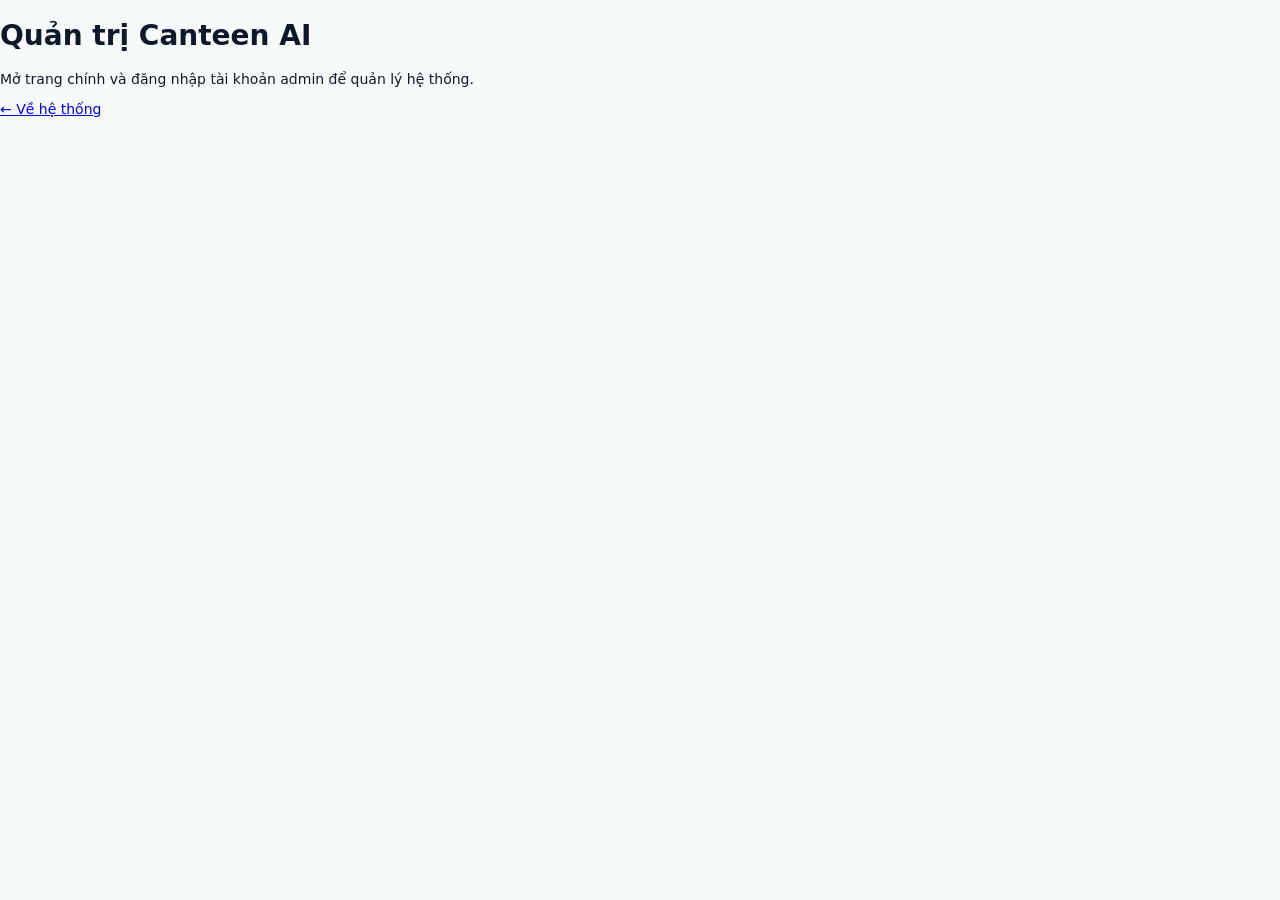
<file: static/admin.html>
<!doctype html><html lang="vi"><head><meta charset="utf-8"><meta name="viewport" content="width=device-width,initial-scale=1"><title>Quản trị - Canteen AI</title><link rel="stylesheet" href="/static/style.css"></head><body><main><div class="panel"><h1>Quản trị Canteen AI</h1><p>Mở trang chính và đăng nhập tài khoản admin để quản lý hệ thống.</p><a href="/">← Về hệ thống</a></div></main></body></html>
</file>
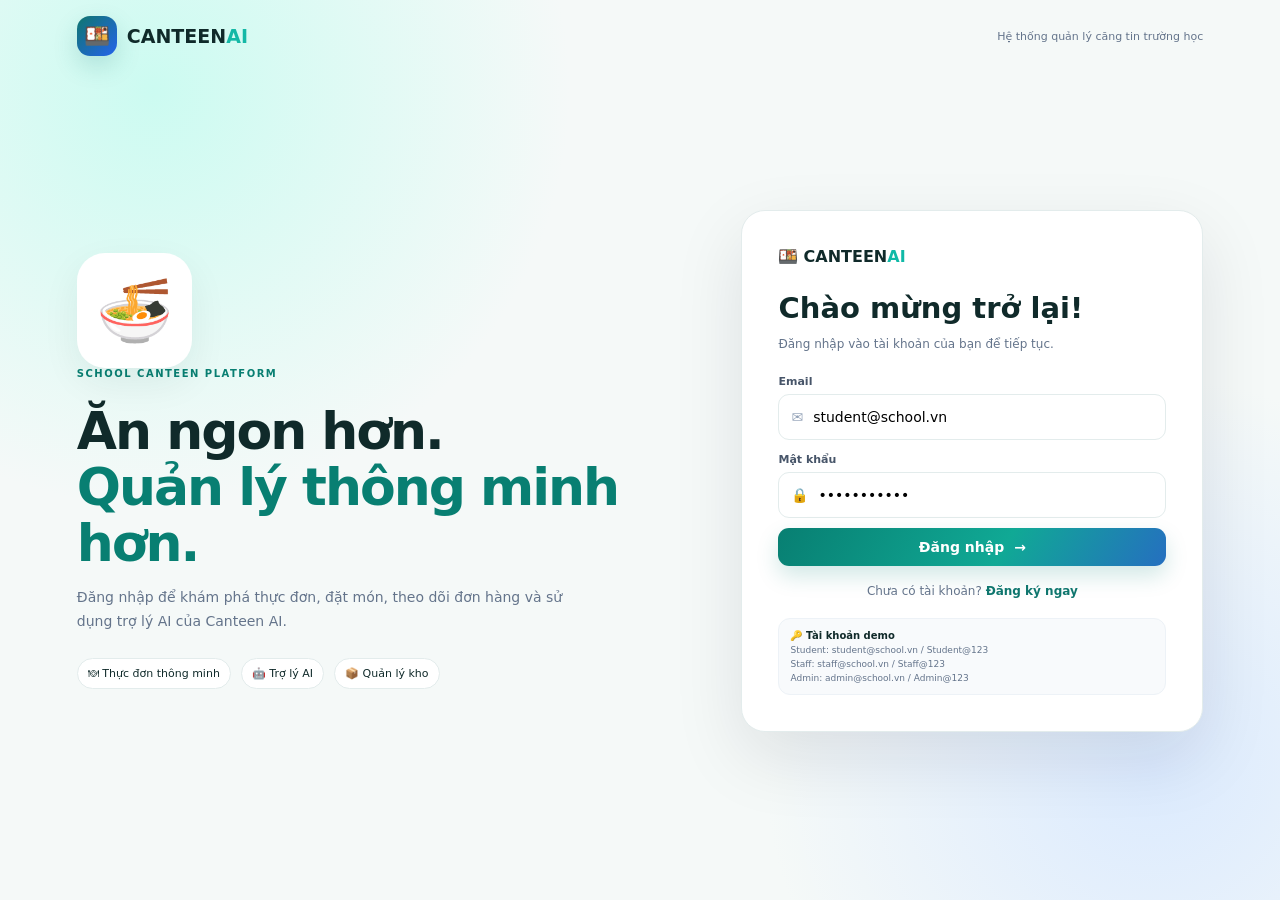
<file: static/login.html>
<!doctype html>
<html lang="vi">
<head><meta charset="utf-8"><meta name="viewport" content="width=device-width,initial-scale=1"><meta name="theme-color" content="#0f766e"><title>Đăng nhập - Canteen AI</title><link rel="stylesheet" href="/static/style.css">
  <link rel="stylesheet" href="/static/premium.css"><link rel="icon" href="/static/favicon.svg"></head>
<body class="auth-page">
<header class="auth-top"><div class="auth-top-brand"><div class="auth-top-mark">🍱</div><span>CANTEEN<span class="auth-accent"">AI</span></span></div><small>Hệ thống quản lý căng tin trường học</small></header>
<main class="auth-screen">
<section class="auth-visual"><div class="auth-food">🍜</div><div class="eyebrow dark">SCHOOL CANTEEN PLATFORM</div><h1>Ăn ngon hơn.<br><span>Quản lý thông minh hơn.</span></h1><p>Đăng nhập để khám phá thực đơn, đặt món, theo dõi đơn hàng và sử dụng trợ lý AI của Canteen AI.</p><div class="auth-points"><span>🍽 Thực đơn thông minh</span><span>🤖 Trợ lý AI</span><span>📦 Quản lý kho</span></div></section>
<section class="auth-card"><div class="auth-brand">🍱 <b>CANTEEN<span>AI</span></b></div><h2>Chào mừng trở lại!</h2><p>Đăng nhập vào tài khoản của bạn để tiếp tục.</p><p id="msg" class="auth-notice auth-message"></p>
<label>Email</label><div class="input-wrap">✉️<input id="email" type="email" placeholder="Nhập email" value="student@school.vn"></div>
<label>Mật khẩu</label><div class="input-wrap">🔒<input id="password" type="password" placeholder="Nhập mật khẩu" value="Student@123"></div>
<button id="loginBtn" type="button" class="primary-btn full">Đăng nhập <span>→</span></button>
<p class="auth-link">Chưa có tài khoản? <a href="/register">Đăng ký ngay</a></p>
<div class="demo-box"><strong>🔑 Tài khoản demo</strong><small>Student: student@school.vn / Student@123</small><small>Staff: staff@school.vn / Staff@123</small><small>Admin: admin@school.vn / Admin@123</small></div>
</section></main>
<script src="/static/login.js" defer></script>
</body></html>
</file>
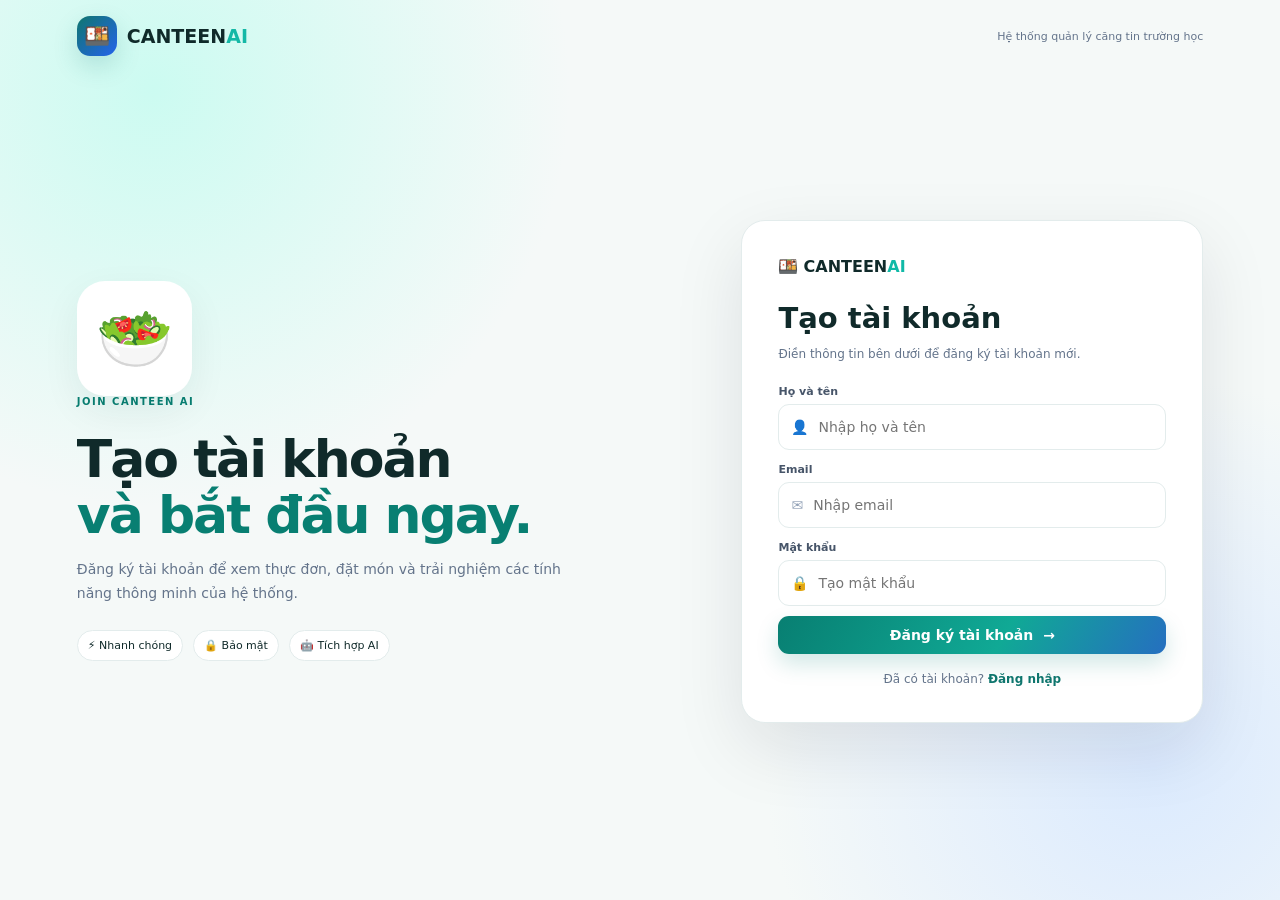
<file: static/register.html>
<!doctype html>
<html lang="vi">
<head><meta charset="utf-8"><meta name="viewport" content="width=device-width,initial-scale=1"><meta name="theme-color" content="#0f766e"><title>Đăng ký - Canteen AI</title><link rel="stylesheet" href="/static/style.css">
  <link rel="stylesheet" href="/static/premium.css"><link rel="icon" href="/static/favicon.svg"></head>
<body class="auth-page">
<header class="auth-top"><div class="auth-top-brand"><div class="auth-top-mark">🍱</div><span>CANTEEN<span class="auth-accent">AI</span></span></div><small>Hệ thống quản lý căng tin trường học</small></header>
<main class="auth-screen">
<section class="auth-visual"><div class="auth-food">🥗</div><div class="eyebrow dark">JOIN CANTEEN AI</div><h1>Tạo tài khoản<br><span>và bắt đầu ngay.</span></h1><p>Đăng ký tài khoản để xem thực đơn, đặt món và trải nghiệm các tính năng thông minh của hệ thống.</p><div class="auth-points"><span>⚡ Nhanh chóng</span><span>🔒 Bảo mật</span><span>🤖 Tích hợp AI</span></div></section>
<section class="auth-card"><div class="auth-brand">🍱 <b>CANTEEN<span>AI</span></b></div><h2>Tạo tài khoản</h2><p>Điền thông tin bên dưới để đăng ký tài khoản mới.</p><p id="msg" class="auth-notice auth-message"></p>
<label>Họ và tên</label><div class="input-wrap">👤<input id="full_name" placeholder="Nhập họ và tên"></div>
<label>Email</label><div class="input-wrap">✉️<input id="email" type="email" placeholder="Nhập email"></div>
<label>Mật khẩu</label><div class="input-wrap">🔒<input id="password" type="password" placeholder="Tạo mật khẩu"></div>
<button id="registerBtn" type="button" class="primary-btn full">Đăng ký tài khoản <span>→</span></button>
<p class="auth-link">Đã có tài khoản? <a href="/login">Đăng nhập</a></p></section></main>
<script src="/static/register.js" defer></script>
</body></html>
</file>
<file: static/style.css>
:root{--primary:#0f766e;--primary2:#14b8a6;--ink:#0f172a;--muted:#64748b;--line:#e2e8f0;--bg:#f7fafb;--card:#fff;--soft:#ecfdf5;--orange:#f59e0b;--danger:#ef4444;--shadow:0 18px 50px rgba(15,23,42,.07)}
*{box-sizing:border-box}html{scroll-behavior:smooth}body{margin:0;font-family:Inter,system-ui,-apple-system,BlinkMacSystemFont,"Segoe UI",sans-serif;background:var(--bg);color:var(--ink);font-size:14px}button,input,select,textarea{font:inherit}button{cursor:pointer}.app-shell{min-height:100vh}.sidebar{position:fixed;inset:0 auto 0 0;width:260px;background:#fff;border-right:1px solid var(--line);padding:22px 16px;display:flex;flex-direction:column;z-index:30}.brand{display:flex;align-items:center;gap:11px;padding:4px 8px 24px}.brand-mark{width:42px;height:42px;border-radius:13px;background:linear-gradient(135deg,var(--primary),#2563eb);display:grid;place-items:center;font-size:22px;box-shadow:0 10px 24px rgba(15,118,110,.2)}.brand strong{display:block;font-size:19px;letter-spacing:-.7px}.brand strong span,.auth-brand span{color:var(--primary2)}.brand small{display:block;color:#94a3b8;font-size:10px;margin-top:3px}.profile-mini{display:flex;align-items:center;gap:10px;padding:12px;border-radius:14px;background:#f8fafc;border:1px solid #eef2f7;margin-bottom:20px}.avatar{width:38px;height:38px;border-radius:12px;background:linear-gradient(135deg,#14b8a6,#4f46e5);color:#fff;display:grid;place-items:center;font-weight:800;font-size:13px}.avatar.small{width:34px;height:34px;border-radius:10px}.profile-mini strong,.user-chip strong{display:block;font-size:12px}.profile-mini small,.user-chip small{display:block;color:#94a3b8;font-size:10px;margin-top:2px}.side-nav{display:flex;flex-direction:column;gap:5px}.nav-item{border:0;background:transparent;color:#64748b;text-align:left;padding:12px 13px;border-radius:12px;display:flex;align-items:center;gap:11px;transition:.2s;font-weight:600}.nav-item span{width:22px;text-align:center;font-size:16px}.nav-item:hover{background:#f0fdfa;color:var(--primary);transform:translateX(2px)}.nav-item.active{background:linear-gradient(135deg,#0f766e,#2563eb);color:#fff;box-shadow:0 10px 24px rgba(15,118,110,.18)}.nav-item em{margin-left:auto;font-style:normal;font-size:10px;background:#ef4444;color:#fff;border-radius:999px;padding:2px 6px}.nav-label{font-size:10px;letter-spacing:1.3px;color:#a1aab7;font-weight:800;padding:20px 13px 6px}.sidebar-bottom{margin-top:auto}.ai-status{display:flex;gap:9px;align-items:center;padding:11px;border:1px solid #d1fae5;background:#f0fdf4;border-radius:12px;margin-bottom:10px}.online-dot{width:8px;height:8px;background:#22c55e;border-radius:50%;box-shadow:0 0 0 4px #dcfce7}.ai-status strong{display:block;font-size:11px}.ai-status small{display:block;color:#6b7280;font-size:9px;margin-top:2px}.logout-side{width:100%;border:0;background:#fff;color:#ef4444;text-align:left;padding:11px 13px;border-radius:11px;font-weight:600}.logout-side:hover{background:#fef2f2}.main-wrap{margin-left:260px;min-height:100vh}.topbar{height:72px;background:rgba(255,255,255,.88);backdrop-filter:blur(18px);border-bottom:1px solid var(--line);display:flex;align-items:center;justify-content:space-between;padding:0 34px;position:sticky;top:0;z-index:20}.breadcrumb{display:flex;gap:9px;align-items:center;color:#94a3b8;font-size:12px}.breadcrumb b{font-weight:400;color:#cbd5e1}.breadcrumb strong{color:var(--ink)}.top-actions{display:flex;align-items:center;gap:13px}.icon-btn{position:relative;width:40px;height:40px;border:1px solid var(--line);background:#fff;border-radius:12px}.icon-btn span{position:absolute;top:4px;right:4px;width:7px;height:7px;background:#ef4444;border-radius:50%;border:2px solid #fff}.user-chip{display:flex;align-items:center;gap:8px}.mobile-menu{display:none;border:0;background:#f1f5f9;width:40px;height:40px;border-radius:10px}.main-content{max-width:1440px;margin:auto;padding:30px 36px 60px}.welcome-hero{min-height:265px;border-radius:25px;background:linear-gradient(115deg,#0f766e 0%,#0d9488 42%,#2563eb 100%);color:#fff;padding:36px 42px;display:flex;justify-content:space-between;align-items:center;overflow:hidden;position:relative;box-shadow:0 24px 50px rgba(15,118,110,.18)}.welcome-hero:after{content:"";position:absolute;width:420px;height:420px;border-radius:50%;right:-160px;top:-210px;background:rgba(255,255,255,.08)}.eyebrow{font-size:10px;letter-spacing:1.5px;font-weight:800;opacity:.78}.eyebrow.dark{color:var(--primary);opacity:1}.welcome-hero h1{font-size:31px;letter-spacing:-1.2px;margin:9px 0}.welcome-hero h1 span{color:#ccfbf1}.welcome-hero p{margin:0;color:#d8fffa;max-width:540px;line-height:1.7}.hero-actions{display:flex;gap:9px;margin-top:22px}.primary-btn,.ghost-btn,.text-btn{border:0;border-radius:11px;padding:11px 16px;font-weight:700;transition:.2s}.primary-btn{background:linear-gradient(135deg,#0f766e,#2563eb);color:#fff;box-shadow:0 10px 20px rgba(15,118,110,.16)}.welcome-hero .primary-btn{background:#fff;color:#0f766e}.ghost-btn{background:#fff;border:1px solid var(--line);color:#334155}.welcome-hero .ghost-btn{background:rgba(255,255,255,.1);border-color:rgba(255,255,255,.25);color:#fff}.primary-btn:hover,.ghost-btn:hover{transform:translateY(-2px);box-shadow:0 12px 25px rgba(15,23,42,.12)}.primary-btn.full{width:100%;display:flex;justify-content:center;gap:10px}.hero-art{width:270px;height:200px;position:relative;display:grid;place-items:center;z-index:1}.art-ring{position:absolute;width:175px;height:175px;border:1px solid rgba(255,255,255,.25);border-radius:50%;box-shadow:0 0 0 25px rgba(255,255,255,.04)}.art-emoji{font-size:95px;filter:drop-shadow(0 20px 20px rgba(0,0,0,.18))}.floating-card{position:absolute;right:-4px;bottom:5px;background:rgba(255,255,255,.95);color:var(--ink);padding:10px 13px;border-radius:13px;box-shadow:0 15px 30px rgba(0,0,0,.16);font-size:11px}.floating-card b{margin-left:3px}.floating-card small{display:block;color:#64748b;margin-top:3px}.section-head,.page-intro{display:flex;justify-content:space-between;align-items:flex-end;margin:32px 0 15px}.section-head h2,.page-intro h1{margin:5px 0 0;font-size:24px;letter-spacing:-.7px}.text-btn{background:transparent;color:var(--primary);padding:5px}.filter-bar{background:#fff;border:1px solid var(--line);padding:10px;display:grid;grid-template-columns:1fr 190px 160px;gap:8px;border-radius:15px;box-shadow:0 10px 30px rgba(15,23,42,.04)}.search-box,.price-filter{display:flex;align-items:center;gap:8px;background:#f8fafc;border:1px solid #edf2f7;border-radius:10px;padding:0 12px;color:#94a3b8}.search-box input,.price-filter input{border:0;outline:0;background:transparent;width:100%;padding:11px 4px}.filter-bar select{border:1px solid #edf2f7;background:#f8fafc;border-radius:10px;padding:0 12px;color:#475569;outline:0}.food-grid{display:grid;grid-template-columns:repeat(4,minmax(0,1fr));gap:17px;margin-top:18px}.food{background:#fff;border:1px solid var(--line);border-radius:18px;overflow:hidden;position:relative;transition:.25s;box-shadow:0 8px 25px rgba(15,23,42,.035)}.food:hover{transform:translateY(-5px);box-shadow:0 18px 40px rgba(15,23,42,.1);border-color:#cbd5e1}.food-visual{height:125px;background:linear-gradient(135deg,#ecfdf5,#eff6ff);display:grid;place-items:center;font-size:58px;position:relative}.food-visual:after{content:"";position:absolute;inset:auto -20px -40px;height:80px;background:rgba(255,255,255,.6);border-radius:50%}.food-body{padding:16px}.foodhead{display:flex;justify-content:space-between;gap:8px;align-items:flex-start}.food h3{margin:0;font-size:16px;letter-spacing:-.3px}.stock{font-size:9px;font-weight:700;padding:5px 8px;border-radius:999px;background:#dcfce7;color:#15803d;white-space:nowrap}.stock.low{background:#fef3c7;color:#a16207}.food p{color:#64748b;line-height:1.55;min-height:42px;margin:10px 0;font-size:12px}.food-price{display:flex;align-items:center;justify-content:space-between}.food-price b{font-size:16px}.qty-control{display:flex;align-items:center;gap:6px;margin-top:13px}.qty-control button{width:30px;height:30px;border:1px solid var(--line);background:#fff;border-radius:8px;color:var(--primary);font-weight:800}.qty-control input{width:48px;height:30px;text-align:center;border:1px solid var(--line);border-radius:8px;outline:0}.cart-floating{position:sticky;bottom:18px;margin:22px auto 0;max-width:620px;background:rgba(15,23,42,.94);backdrop-filter:blur(12px);color:#fff;padding:11px 13px 11px 18px;border-radius:17px;display:flex;justify-content:space-between;align-items:center;box-shadow:0 20px 45px rgba(15,23,42,.25);z-index:10}.cart-floating small{display:block;color:#94a3b8;font-size:8px;letter-spacing:1.2px}.cart-floating strong{font-size:13px}.cart-floating .primary-btn{background:#fff;color:#0f766e;box-shadow:none}.content-card{background:#fff;border:1px solid var(--line);border-radius:18px;padding:22px;box-shadow:0 10px 30px rgba(15,23,42,.045);margin-bottom:18px}.toolbar,.card-title-row{display:flex;justify-content:space-between;align-items:center;gap:15px}.toolbar-title{font-weight:800}.toolbar select{border:1px solid var(--line);border-radius:10px;padding:9px 11px;background:#fff}.order{border:1px solid #edf2f7;background:#fbfdff;border-radius:14px;padding:15px;margin-top:10px;display:flex;gap:13px;align-items:center;flex-wrap:wrap;transition:.2s}.order:hover{border-color:#cbd5e1}.order>div:first-child{min-width:190px}.order small{display:block;color:#94a3b8;margin-top:4px}.pill{padding:6px 10px;border-radius:999px;background:#eef2ff;color:#4338ca;font-size:11px;font-weight:700}.orderitems{width:100%;color:#64748b;font-size:12px;padding-top:4px}.orderactions{width:100%}.orderactions select{padding:8px;border:1px solid var(--line);border-radius:9px}.page-intro p{color:#64748b;margin:6px 0 0}.stats-grid{display:grid;grid-template-columns:repeat(6,1fr);gap:14px;margin:25px 0}.stats-grid>div{background:#fff;border:1px solid var(--line);border-radius:16px;padding:18px;box-shadow:0 8px 25px rgba(15,23,42,.035)}.stats-grid b{display:block;font-size:22px;margin-bottom:8px}.stats-grid span{font-size:10px;color:#64748b}.analytics-grid{display:grid;grid-template-columns:1fr 1fr;gap:18px}.status-grid{display:grid;grid-template-columns:repeat(3,1fr);gap:10px}.status-grid>div{background:#f8fafc;border-radius:12px;padding:14px}.status-grid b{display:block;font-size:20px}.status-grid span{color:#64748b;font-size:10px}.barrow{display:flex;justify-content:space-between;padding:13px 2px;border-bottom:1px solid #eef2f7}.muted{font-size:11px;color:#94a3b8}.ai-hero{border-radius:22px;padding:30px 34px;background:linear-gradient(120deg,#111827,#1e3a8a 58%,#0f766e);color:#fff;display:flex;justify-content:space-between;align-items:center;overflow:hidden}.ai-hero h1{font-size:29px;margin:8px 0}.ai-hero p{color:#cbd5e1;max-width:650px;line-height:1.6}.ai-orb{width:90px;height:90px;border-radius:50%;display:grid;place-items:center;font-size:38px;background:radial-gradient(circle at 35% 30%,#5eead4,#4f46e5);box-shadow:0 0 50px rgba(45,212,191,.35)}.ai-layout{display:grid;grid-template-columns:1.15fr .85fr;gap:18px;margin-top:18px}.ai-actions{display:grid;grid-template-columns:1fr 1fr;gap:10px;margin:17px 0}.ai-action{border:1px solid var(--line);background:#fff;border-radius:13px;padding:14px;text-align:left;display:flex;align-items:center;gap:10px;color:var(--ink);transition:.2s}.ai-action>span{width:38px;height:38px;border-radius:11px;background:#ecfdf5;display:grid;place-items:center;font-size:19px}.ai-action div{flex:1}.ai-action b,.ai-action small{display:block}.ai-action small{color:#94a3b8;font-size:10px;margin-top:4px}.ai-action:hover{border-color:#99f6e4;transform:translateY(-2px)}.field-label,.checkout-modal label,.auth-card label{font-size:11px;font-weight:700;color:#475569;display:block;margin:13px 0 6px}textarea{width:100%;min-height:105px;resize:vertical;border:1px solid var(--line);border-radius:12px;padding:12px;outline:0;background:#fbfdff}.answer-head{display:flex;align-items:center;gap:10px}.ai-mini{width:35px;height:35px;border-radius:11px;background:linear-gradient(135deg,#14b8a6,#4f46e5);color:#fff;display:grid;place-items:center}.answer-head b,.answer-head small{display:block}.answer-head small{font-size:10px;color:#94a3b8;margin-top:3px}.live-pill{margin-left:auto;background:#dcfce7;color:#15803d;font-size:9px;font-weight:800;padding:5px 8px;border-radius:999px}.ai-answer-card pre{white-space:pre-wrap;background:#0f172a;color:#d1fae5;border-radius:13px;padding:16px;min-height:250px;margin:17px 0 0;line-height:1.7;font-family:Inter,sans-serif;font-size:12px}.manage-tabs{display:flex;gap:5px;border-bottom:1px solid var(--line);padding-bottom:10px;margin-bottom:18px;overflow:auto}.manage-tab{white-space:nowrap;border:0;background:#fff;color:#64748b;padding:9px 12px;border-radius:9px;font-weight:700}.manage-tab.active,.manage-tab:hover{background:#ecfdf5;color:var(--primary)}.form{display:grid;grid-template-columns:repeat(auto-fit,minmax(150px,1fr));gap:8px;margin-bottom:15px}.form input,.form select{width:100%;padding:10px;border:1px solid var(--line);border-radius:9px;outline:0}.toast{position:fixed;right:25px;bottom:25px;z-index:100;background:#0f172a;color:#fff;padding:12px 16px;border-radius:12px;box-shadow:0 20px 40px rgba(0,0,0,.2);opacity:0;pointer-events:none;transform:translateY(15px);transition:.25s;font-size:12px}.toast.show{opacity:1;transform:none}.auth-screen{min-height:calc(100vh - 60px);display:grid;grid-template-columns:1.15fr .85fr;align-items:center;max-width:1180px;margin:auto;gap:40px}.auth-visual{position:relative;padding:50px}.auth-visual h1{font-size:48px;line-height:1.08;letter-spacing:-2px;margin:25px 0 14px}.auth-visual h1 span{color:var(--primary)}.auth-visual p{color:#64748b;max-width:500px;line-height:1.7}.auth-food{width:100px;height:100px;display:grid;place-items:center;font-size:54px;background:#fff;border-radius:28px;box-shadow:var(--shadow);position:relative;z-index:2}.auth-points{display:flex;gap:10px;flex-wrap:wrap;margin-top:24px}.auth-points span{font-size:11px;background:#fff;border:1px solid var(--line);padding:8px 10px;border-radius:999px}.auth-card{background:#fff;border:1px solid var(--line);border-radius:24px;padding:34px;box-shadow:0 25px 70px rgba(15,23,42,.1)}.auth-brand{font-size:16px;margin-bottom:25px}.auth-card h2{font-size:27px;margin:0 0 7px}.auth-card>p{color:#64748b;font-size:12px;margin-bottom:24px}.input-wrap{height:46px;border:1px solid var(--line);border-radius:11px;display:flex;align-items:center;padding:0 12px;gap:8px;color:#94a3b8}.input-wrap:focus-within{border-color:#5eead4;box-shadow:0 0 0 4px rgba(20,184,166,.1)}.input-wrap input{border:0;outline:0;width:100%;background:transparent}.demo-box{margin-top:18px;background:#f8fafc;border:1px solid #edf2f7;border-radius:12px;padding:11px}.demo-box strong,.demo-box small{display:block}.demo-box strong{font-size:10px}.demo-box small{color:#64748b;font-size:9px;margin-top:4px}.modal-backdrop{position:fixed;inset:0;background:rgba(15,23,42,.55);backdrop-filter:blur(6px);display:grid;place-items:center;z-index:80;padding:20px}.checkout-modal{position:relative;width:min(470px,100%);background:#fff;border-radius:22px;padding:28px;box-shadow:0 30px 80px rgba(0,0,0,.25)}.modal-close{position:absolute;right:15px;top:15px;border:0;background:#f1f5f9;width:32px;height:32px;border-radius:9px;font-size:20px;color:#64748b}.checkout-modal h2{margin:7px 0}.checkout-modal p{color:#64748b;font-size:12px}.checkout-modal select{width:100%;padding:11px;border:1px solid var(--line);border-radius:10px;background:#fff}.checkout-summary{background:#f8fafc;border-radius:12px;padding:12px;margin:14px 0;font-size:12px;max-height:150px;overflow:auto}.checkout-row{display:flex;justify-content:space-between;padding:6px 0}.checkout-total{border-top:1px solid var(--line);margin-top:5px;padding-top:10px;font-weight:800}.orb1,.orb2{position:absolute;border-radius:50%;filter:blur(2px);opacity:.6}.orb1{width:220px;height:220px;background:#ccfbf1;right:10%;top:5%}.orb2{width:130px;height:130px;background:#dbeafe;left:3%;bottom:4%}
@media(max-width:1200px){.food-grid{grid-template-columns:repeat(3,1fr)}.stats-grid{grid-template-columns:repeat(3,1fr)}.main-content{padding:25px}.auth-visual h1{font-size:40px}}
@media(max-width:900px){.sidebar{transform:translateX(-100%);transition:.25s}.sidebar-open .sidebar{transform:none;box-shadow:15px 0 45px rgba(15,23,42,.18)}.main-wrap{margin-left:0}.mobile-menu{display:block}.topbar{padding:0 18px}.breadcrumb{display:none}.user-chip div:last-child{display:none}.food-grid{grid-template-columns:repeat(2,1fr)}.welcome-hero{padding:28px}.hero-art{width:210px}.ai-layout,.analytics-grid,.auth-screen{grid-template-columns:1fr}.auth-visual{display:none}.auth-screen{max-width:520px}.auth-card{margin:25px 0}}
@media(max-width:600px){.main-content{padding:18px 13px 45px}.topbar{height:62px}.top-actions{gap:6px}.food-grid,.stats-grid{grid-template-columns:1fr}.filter-bar{grid-template-columns:1fr}.welcome-hero{min-height:0;padding:25px 22px}.hero-art{display:none}.welcome-hero h1{font-size:26px}.section-head,.page-intro{align-items:flex-start;gap:10px;flex-direction:column}.cart-floating{bottom:8px}.ai-actions{grid-template-columns:1fr}.ai-hero{padding:25px}.ai-orb{width:60px;height:60px;font-size:26px}.status-grid{grid-template-columns:1fr 1fr}.content-card{padding:16px}.auth-card{padding:25px}}

.auth-notice{margin-bottom:15px;padding:11px 13px;border:1px solid #fecaca;background:#fff1f2;color:#be123c;border-radius:12px;font-size:12px;font-weight:700;line-height:1.45}.primary-btn:disabled{opacity:.65;cursor:not-allowed;transform:none!important;box-shadow:none!important}.auth-notice[hidden]{display:none}

.modal-backdrop[hidden]{display:none!important}.modal-backdrop{pointer-events:auto}.checkout-modal{z-index:81}.modal-close{z-index:82;cursor:pointer;pointer-events:auto}.modal-close:focus{outline:3px solid rgba(20,184,166,.2);outline-offset:2px}.modal-backdrop.is-open .checkout-modal{animation:checkoutIn .18s ease-out}@keyframes checkoutIn{from{opacity:0;transform:translateY(8px) scale(.98)}to{opacity:1;transform:none}}


/* Standalone authentication pages */
.auth-page{min-height:100vh;background:radial-gradient(circle at 12% 10%,#ccfbf1 0,transparent 30%),radial-gradient(circle at 90% 85%,#dbeafe 0,transparent 28%),var(--bg);position:relative;overflow:hidden}
.auth-page .auth-top{height:72px;display:flex;align-items:center;justify-content:space-between;padding:0 6%;position:relative;z-index:2}
.auth-page .auth-top-brand{display:flex;align-items:center;gap:10px;font-weight:800;font-size:19px;color:var(--ink)}
.auth-page .auth-top-mark{width:40px;height:40px;border-radius:13px;background:linear-gradient(135deg,#0f766e,#2563eb);display:grid;place-items:center;font-size:21px;box-shadow:0 10px 24px rgba(15,118,110,.18)}
.auth-page .auth-top small{color:#64748b;font-size:11px}
.auth-page .auth-screen{min-height:calc(100vh - 72px);padding:30px 6% 60px;max-width:1320px}
.auth-page .auth-visual{padding:35px 20px 35px 0}
.auth-page .auth-visual h1{font-size:52px;margin:24px 0 15px}
.auth-page .auth-visual p{font-size:14px}
.auth-page .auth-food{width:115px;height:115px;font-size:62px}
.auth-page .auth-card{width:100%;max-width:500px;padding:36px}
.auth-page .auth-card h2{font-size:29px}
.auth-page .auth-card .input-wrap{margin-bottom:10px}
.auth-page .auth-card .primary-btn{margin-top:10px}
.auth-page .auth-link{text-align:center;margin:18px 0 0;color:#64748b;font-size:12px}   
.auth-page .auth-link a{color:#0f766e;font-weight:800;text-decoration:none}
.auth-page .auth-link a:hover{text-decoration:underline}
.auth-page .auth-message{min-height:0;margin:0 0 12px}
.auth-page .auth-message:empty{display:none}
.auth-page .demo-box{margin-top:20px}
.auth-accent {
    color: #14b8a6;
}
@media(max-width:900px){.auth-page .auth-screen{min-height:calc(100vh - 72px);padding:15px 20px 45px}.auth-page .auth-visual{display:none}.auth-page .auth-card{max-width:520px;margin:15px auto}.auth-page .auth-top{padding:0 20px}}

/* Detailed management UI */
.management-head{display:flex;justify-content:space-between;align-items:flex-end;gap:20px;margin:4px 0 20px}.management-head h2{margin:6px 0 4px;font-size:23px;letter-spacing:-.6px}.management-head p{margin:0;color:#64748b;line-height:1.55;font-size:12px;max-width:650px}.category-toolbar{display:flex;align-items:center;justify-content:space-between;gap:15px;background:#f8fafc;border:1px solid #edf2f7;padding:10px;border-radius:14px;margin-bottom:17px}.category-toolbar .search-box{background:#fff;flex:1}.category-summary{display:flex;gap:8px}.category-summary span{background:#fff;border:1px solid #e2e8f0;border-radius:999px;padding:8px 11px;color:#64748b;font-size:10px;font-weight:800}.category-grid{display:grid;grid-template-columns:repeat(3,minmax(0,1fr));gap:14px}.category-card{background:#fff;border:1px solid #e7edf3;border-radius:17px;padding:16px;display:flex;gap:13px;min-height:190px;box-shadow:0 8px 22px rgba(15,23,42,.035);transition:.2s}.category-card:hover{transform:translateY(-3px);border-color:#99f6e4;box-shadow:0 15px 30px rgba(15,23,42,.08)}.category-icon{width:52px;height:52px;border-radius:15px;background:linear-gradient(135deg,#ecfdf5,#eff6ff);display:grid;place-items:center;font-size:25px;flex:none}.category-card-body{min-width:0;flex:1}.category-card-top{display:flex;justify-content:space-between;gap:8px;align-items:center}.category-index{font-size:8px;font-weight:900;letter-spacing:1px;color:#94a3b8}.category-count{font-size:9px;font-weight:800;color:#0f766e;background:#ecfdf5;border-radius:999px;padding:5px 7px;white-space:nowrap}.category-card h3{font-size:17px;margin:12px 0 6px}.category-card p{font-size:11px;color:#64748b;line-height:1.55;min-height:35px;margin:0}.category-card-actions{display:flex;gap:7px;margin-top:15px}.small-btn{padding:8px 10px!important;font-size:10px}.danger-btn{border:0;background:#fee2e2;color:#dc2626;border-radius:10px;padding:8px 11px;font-weight:800;font-size:10px;cursor:pointer}.danger-btn:hover{background:#fecaca}.danger-large{padding:11px 15px}.empty-state{grid-column:1/-1;text-align:center;padding:45px 20px;background:#f8fafc;border:1px dashed #cbd5e1;border-radius:16px;color:#64748b}.empty-state>div{font-size:35px}.empty-state h3{color:#334155;margin:10px 0 5px}.empty-state p{margin:0;font-size:12px}.management-modal{position:relative;width:min(500px,100%);background:#fff;border-radius:22px;padding:28px;box-shadow:0 30px 80px rgba(0,0,0,.25)}.management-modal h2{margin:7px 0}.management-modal>p{color:#64748b;font-size:12px;line-height:1.6}.modal-input,.modal-textarea{width:100%;border:1px solid var(--line);border-radius:11px;padding:11px;outline:0;background:#fbfdff}.modal-input:focus,.modal-textarea:focus{border-color:#5eead4;box-shadow:0 0 0 4px rgba(20,184,166,.1)}.modal-textarea{min-height:90px;resize:vertical}.modal-actions{display:flex;justify-content:flex-end;gap:9px;margin-top:20px}.confirm-modal{text-align:center}.confirm-icon{width:56px;height:56px;border-radius:16px;background:#fff1f2;display:grid;place-items:center;font-size:25px;margin:0 auto 12px}.confirm-modal .modal-actions{justify-content:center}.management-modal .modal-close{position:absolute}
@media(max-width:1100px){.category-grid{grid-template-columns:repeat(2,minmax(0,1fr))}.management-head{align-items:flex-start;flex-direction:column}}
@media(max-width:700px){.category-grid{grid-template-columns:1fr}.category-toolbar{align-items:stretch;flex-direction:column}.category-summary{justify-content:space-between}.management-modal{padding:23px}}
/* ===== Detailed management UI ===== */
.management-head{display:flex;align-items:flex-start;justify-content:space-between;gap:24px;margin:4px 0 22px}.management-head h2{margin:4px 0 7px;font-size:25px}.management-head p{margin:0;max-width:680px;color:#64748b;line-height:1.55}.management-toolbar{display:flex;align-items:center;justify-content:space-between;gap:16px;padding:14px 0 20px;border-bottom:1px solid #e7edf2;margin-bottom:20px}.management-stats,.category-summary{display:flex;gap:10px;flex-wrap:wrap}.management-stats span,.category-summary span,.management-note{padding:9px 12px;border:1px solid #e4ebef;border-radius:10px;background:#f8fafb;color:#526170;font-size:13px;font-weight:700}.management-grid{display:grid;grid-template-columns:repeat(2,minmax(0,1fr));gap:16px}.manage-card{display:flex;gap:16px;border:1px solid #e4ebef;background:#fff;border-radius:18px;padding:18px;box-shadow:0 8px 24px rgba(15,118,110,.05);transition:.2s}.manage-card:hover{transform:translateY(-2px);box-shadow:0 12px 28px rgba(15,118,110,.09);border-color:#cfe5e1}.manage-card-icon,.user-avatar-large{width:58px;height:58px;min-width:58px;border-radius:15px;background:linear-gradient(135deg,#e8faf7,#eef4ff);display:grid;place-items:center;font-size:28px}.manage-card-main{min-width:0;flex:1}.manage-card-top{display:flex;align-items:center;justify-content:space-between;gap:8px}.manage-code{font-size:10px;font-weight:800;letter-spacing:.08em;color:#94a3b8}.manage-card h3{margin:7px 0 6px;font-size:18px;color:#0f172a}.manage-card p{margin:0;color:#64748b;line-height:1.45;font-size:13px}.manage-meta{display:flex;gap:12px;flex-wrap:wrap;margin-top:13px;color:#64748b;font-size:12px}.status-badge{padding:5px 9px;border-radius:999px;font-size:10px;font-weight:800}.status-badge.success{background:#e7f8f1;color:#087f5b}.status-badge.warning{background:#fff5dc;color:#a16207}.status-badge.danger{background:#ffe8e8;color:#b42318}.manage-actions{display:flex;gap:8px;flex-wrap:wrap;margin-top:15px}.small-btn{padding:8px 11px!important}.stock-in-btn,.stock-out-btn,.danger-text-btn{border:0;border-radius:9px;padding:8px 11px;font-weight:700;cursor:pointer}.stock-in-btn{background:#e8f8f2;color:#087f5b}.stock-out-btn{background:#fff0e8;color:#b45309}.danger-text-btn{background:transparent;color:#c2410c}.inventory-number{display:flex;align-items:baseline;gap:6px;margin-top:9px}.inventory-number b{font-size:26px}.inventory-number span{color:#64748b;font-size:13px}.inventory-bar{height:7px;background:#edf2f4;border-radius:99px;margin:10px 0 4px;overflow:hidden}.inventory-bar span{display:block;height:100%;background:linear-gradient(90deg,#12b886,#4f7cff);border-radius:99px}.menu-date{width:64px;height:70px;border-radius:16px;background:linear-gradient(160deg,#e8faf7,#edf3ff);display:flex;flex-direction:column;align-items:center;justify-content:center;color:#0f766e}.menu-date b{font-size:25px;line-height:1}.menu-date span{font-size:11px;text-transform:uppercase;margin-top:5px}.menu-items-current{margin-top:12px;border:1px solid #e5ebef;border-radius:12px;padding:9px;background:#fafcfd;max-height:150px;overflow:auto}.menu-items-current div{display:flex;justify-content:space-between;gap:10px;padding:8px;border-bottom:1px solid #eef2f4}.menu-items-current div:last-child{border-bottom:0}.modal-form-grid{display:grid;grid-template-columns:1fr 1fr;gap:14px}.modal-fields{display:flex;flex-direction:column;gap:8px}.modal-fields label{font-size:12px;font-weight:800;color:#475569;margin-top:5px}.action-modal{max-width:620px}.action-modal .modal-textarea{min-height:90px}.action-modal .modal-input,.action-modal select{width:100%;box-sizing:border-box}.management-note{white-space:nowrap}.empty-state{grid-column:1/-1;padding:45px 20px;text-align:center;border:1px dashed #d5e1e5;border-radius:18px;color:#64748b;background:#fbfdfd}.empty-state>div{font-size:35px}.empty-state h3{margin:9px 0 4px;color:#334155}.empty-state p{margin:0}.danger-large{padding:11px 17px!important}
@media(max-width:900px){.management-grid{grid-template-columns:1fr}.management-head,.management-toolbar{flex-direction:column;align-items:stretch}.management-note{white-space:normal}.modal-form-grid{grid-template-columns:1fr}}
</file>
<file: static/premium.css>
/* Canteen AI — premium visual layer. Presentation only; API and behavior stay unchanged. */
:root{--primary:#087f72;--primary2:#10b9a7;--ink:#102a2a;--muted:#637783;--line:#e3ecec;--bg:#f5f9f8;--soft:#e8f8f4;--shadow:0 14px 38px rgba(16,42,42,.065)}
html{scroll-padding-top:88px}
body{background:radial-gradient(ellipse at 82% 0,rgba(16,185,167,.075),transparent 30%),radial-gradient(ellipse at 10% 80%,rgba(59,130,246,.045),transparent 28%),var(--bg);color:var(--ink);-webkit-font-smoothing:antialiased}
button,input,select,textarea{transition:border-color .18s ease,box-shadow .18s ease,background-color .18s ease,transform .18s ease}
button:focus-visible,a:focus-visible,input:focus-visible,select:focus-visible,textarea:focus-visible{outline:3px solid rgba(16,185,167,.35);outline-offset:2px}
.sidebar{background:rgba(255,255,255,.94);backdrop-filter:blur(18px);border-right-color:#e1ebea;box-shadow:8px 0 32px rgba(15,45,45,.025)}
.brand-mark{background:linear-gradient(145deg,#087f72,#14b8a6 60%,#3b82f6);box-shadow:0 12px 25px rgba(8,127,114,.23)}
.profile-mini{background:linear-gradient(135deg,#f0fbf8,#f6f9ff);border-color:#e1efec}
.nav-item{min-height:43px;letter-spacing:.05px}
.nav-item.active{background:linear-gradient(115deg,#087f72,#0e9f91 58%,#2873ce);box-shadow:0 12px 25px rgba(8,127,114,.2)}
.topbar{background:rgba(255,255,255,.83);border-bottom-color:rgba(222,234,232,.9)}
.main-content{padding-top:34px}
.welcome-hero{background:linear-gradient(112deg,#075e56 0%,#0b8f80 47%,#2469b7 100%);box-shadow:0 25px 60px rgba(8,127,114,.19)}
.welcome-hero:before{content:"";position:absolute;width:300px;height:300px;border:1px solid rgba(255,255,255,.11);border-radius:50%;right:90px;bottom:-230px;box-shadow:0 0 0 28px rgba(255,255,255,.025),0 0 0 58px rgba(255,255,255,.02)}
.welcome-hero h1{line-height:1.18;letter-spacing:-1.3px}
.hero-art{filter:saturate(1.08)}
.section-head{margin-top:36px}
.section-head h2,.page-intro h1{letter-spacing:-.8px}
.filter-bar{border-color:#e4eeec;box-shadow:0 12px 32px rgba(16,42,42,.045)}
.search-box:focus-within,.price-filter:focus-within{border-color:#6ed8c8;box-shadow:0 0 0 4px rgba(16,185,167,.09)}
.food{border-color:#e6eeec;box-shadow:0 10px 28px rgba(16,42,42,.045)}
.food:hover{transform:translateY(-6px);border-color:#9cddd2;box-shadow:0 22px 45px rgba(16,42,42,.11)}
.food-visual{background:radial-gradient(circle at 50% 35%,#fff 0,#f2fbf8 45%,#e7f4f4 100%)}
.food-visual:after{background:rgba(255,255,255,.38)}
.food h3{letter-spacing:-.35px}
.primary-btn{background:linear-gradient(120deg,#087f72,#10a995 58%,#256fc0);box-shadow:0 10px 22px rgba(8,127,114,.18)}
.primary-btn:hover{filter:saturate(1.08);transform:translateY(-2px);box-shadow:0 14px 28px rgba(8,127,114,.22)}
.ghost-btn{border-color:#dfe9e7}
.content-card,.stats-grid>div{border-color:#e3ecea;box-shadow:0 12px 34px rgba(16,42,42,.045)}
.content-card{border-radius:20px}
.order{border-color:#e8efee;background:linear-gradient(120deg,#fff,#fbfefd)}
.order:hover{border-color:#a9ddd4;box-shadow:0 8px 20px rgba(8,127,114,.05)}
.cart-floating{background:rgba(13,35,39,.96);border:1px solid rgba(255,255,255,.12);box-shadow:0 22px 50px rgba(13,35,39,.25)}
.ai-hero{background:linear-gradient(112deg,#075e56,#0b8f80 55%,#2569b7);box-shadow:0 20px 50px rgba(8,127,114,.14)}
.ai-action{border-color:#e4eeec!important;border-radius:15px!important;transition:transform .2s,border-color .2s,box-shadow .2s!important}
.ai-action:hover{transform:translateY(-3px);border-color:#9cddd2!important;box-shadow:0 12px 28px rgba(8,127,114,.08)}
input,select,textarea{accent-color:#0e9f91}
.modal-backdrop{backdrop-filter:blur(8px)}
.management-modal,.checkout-modal{border:1px solid rgba(255,255,255,.7);box-shadow:0 34px 90px rgba(9,35,39,.25)}
.toast{border:1px solid rgba(255,255,255,.1);box-shadow:0 18px 42px rgba(9,35,39,.25)}
@media(max-width:900px){.sidebar{background:rgba(255,255,255,.98)}.main-content{padding-top:22px}}
@media(max-width:600px){.welcome-hero{border-radius:21px}.section-head h2{font-size:22px}.cart-floating{box-shadow:0 14px 35px rgba(13,35,39,.28)}}
@media(prefers-reduced-motion:reduce){*,*::before,*::after{scroll-behavior:auto!important;animation-duration:.01ms!important;animation-iteration-count:1!important;transition-duration:.01ms!important}}
</file>
